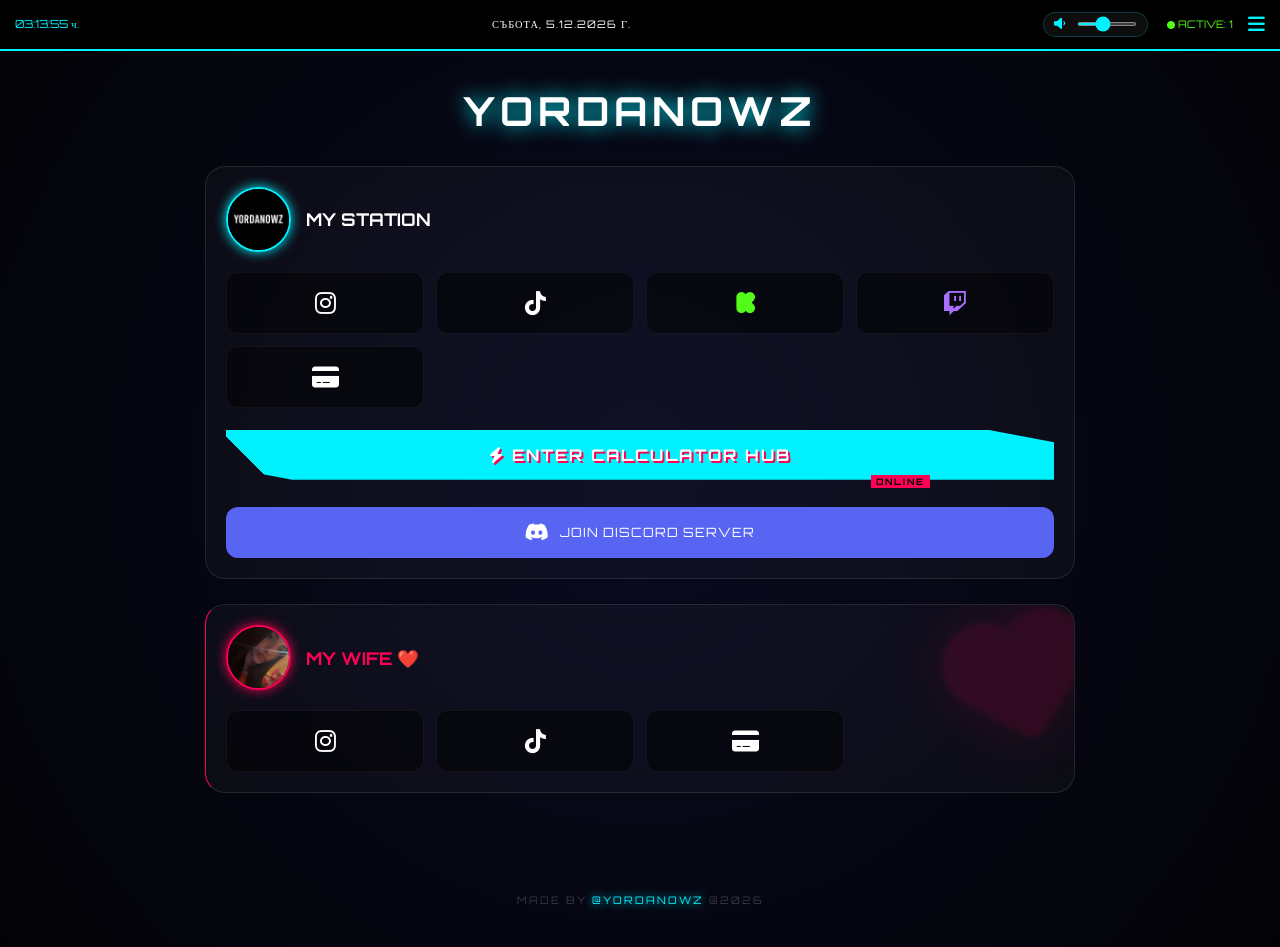
<file: index.html>
<!DOCTYPE html>
<html lang="bg">
<head>
    <meta charset="UTF-8">
    <meta name="viewport" content="width=device-width, initial-scale=1.0">
    <meta name="google-site-verification" content="JsCdbc1q5mlw63yd2u2cn0hs6jnzf2gljhr486u3dkgm2yJfEU" />

    <title>YORDANOWZ | HUB</title>

    <script type="application/ld+json">
    {
      "@context": "https://schema.org",
      "@type": "Person",
      "name": "yordanowz",
      "url": "https://yordanowz.com/",
      "image": "https://yordanowz.com/logo.png",
      "sameAs": [
        "https://www.instagram.com/y.yordanowz/",
        "https://www.tiktok.com/@yordanowz",
        "https://www.youtube.com/@yordanowz",
        "https://kick.com/yordanowz",
        "https://www.twitch.tv/yordanowz",
        "https://discord.gg/rQr8wPthWV",
        "https://revolut.me/yordanowzz"
      ]
    }
    </script>
    
    <link rel="icon" type="image/x-icon" href="favicon.ico?v=1" />
    <link rel="icon" type="image/png" sizes="32x32" href="favicon-32.png?v=1" />
    <link rel="icon" type="image/png" sizes="192x192" href="icon-192.png?v=1" />
    <link rel="apple-touch-icon" href="apple-touch-icon.png?v=1" />

    <link rel="preconnect" href="https://fonts.googleapis.com">
    <link rel="preconnect" href="https://fonts.gstatic.com" crossorigin>

    <meta name="description" content="Yordanowz Social." />
    <link rel="canonical" href="https://yordanowz.com/">
    <meta name="robots" content="index,follow,max-image-preview:large" />
    <meta name="theme-color" content="#0b0d12" />
    <meta name="referrer" content="strict-origin-when-cross-origin" />

    <meta property="og:type" content="website" />
    <meta property="og:url" content="https://yordanowz.com/" />
    <meta property="og:title" content="yordanowz" />
    <meta property="og:description" content="TikTok, YouTube, Instagram, Twitch, Kick, Discord, Revolut." />
    <meta property="og:image" content="https://yordanowz.com/logo.png" />
    
    <link href="https://fonts.googleapis.com/css2?family=Orbitron:wght@700&family=Rajdhani:wght@500&display=swap" rel="stylesheet">
    <link rel="stylesheet" href="https://cdnjs.cloudflare.com/ajax/libs/font-awesome/6.5.1/css/all.min.css">
    <style>
        :root {
            --blue: #00f2ff;
            --pink: #ff0055;
            --discord: #5865F2;
            --bg: #030307;
            --kick: #53fc18;
        }

        * { margin: 0; padding: 0; box-sizing: border-box; -webkit-tap-highlight-color: transparent; }
        
        body {
            background: radial-gradient(circle at center, #0a0a20 0%, #030307 100%);
            color: white;
            font-family: 'Rajdhani', sans-serif;
            min-height: 100vh;
            overflow-x: hidden;
            display: flex;
            flex-direction: column;
        }

        /* TOP BAR */
        .top-bar {
            display: flex;
            justify-content: space-between;
            align-items: center;
            padding: 12px 15px;
            background: rgba(0,0,0,0.95);
            border-bottom: 2px solid var(--blue);
            font-family: 'Orbitron';
            position: sticky; top: 0; z-index: 1000;
        }

        #time { font-size: 0.7rem; color: var(--blue); min-width: 65px; }
        .center-date { font-size: 0.65rem; text-align: center; text-transform: uppercase; flex-grow: 1; letter-spacing: 1px; }
        
        /* VOLUME CONTROL */
        .volume-wrap {
            display: flex;
            align-items: center;
            gap: 8px;
            margin-right: 10px;
            background: rgba(255,255,255,0.05);
            padding: 5px 10px;
            border-radius: 20px;
            border: 1px solid rgba(0, 242, 255, 0.2);
        }
        .volume-wrap i { font-size: 0.8rem; color: var(--blue); width: 15px; }
        #volume-slider {
            width: 60px;
            height: 4px;
            cursor: pointer;
            accent-color: var(--blue);
            outline: none;
        }

        #active-users { font-size: 0.65rem; color: #53fc18; white-space: nowrap; min-width: 75px; text-align: right; }
        .menu-dots { color: var(--blue); font-size: 1.2rem; cursor: pointer; padding-left: 15px; }

        /* SIDE MENU */
        .side-menu {
            position: fixed; top: 0; right: -300px; width: 260px; height: 100%;
            background: rgba(5, 5, 15, 0.98); border-left: 2px solid var(--blue);
            z-index: 2000; transition: 0.4s cubic-bezier(0.4, 0, 0.2, 1); padding: 50px 20px;
        }
        .side-menu.active { right: 0; }
        .overlay { position: fixed; inset: 0; background: rgba(0,0,0,0.8); display: none; z-index: 1500; backdrop-filter: blur(3px); }
        .overlay.active { display: block; }

        .menu-link {
            color: white; text-decoration: none; font-family: 'Orbitron';
            padding: 15px; margin: 10px 0; display: flex; align-items: center; gap: 10px;
            border-bottom: 1px solid rgba(255,255,255,0.05); transition: 0.3s;
        }
        .menu-link:hover { color: var(--blue); padding-left: 25px; }

        /* MAIN HUB */
        .main-hub { max-width: 900px; margin: 20px auto; padding: 15px; width: 100%; flex-grow: 1; }
        .hub-title { font-family: 'Orbitron'; font-size: 2.5rem; letter-spacing: 5px; text-shadow: 0 0 20px var(--blue); margin-bottom: 30px; text-align: center; }

        .glass-container {
            position: relative; background: rgba(255,255,255,0.03); border-radius: 20px;
            padding: 20px; width: 100%; margin-bottom: 25px; border-left: 5px solid var(--blue);
            backdrop-filter: blur(10px); border: 1px solid rgba(255,255,255,0.1);
            overflow: hidden;
        }
        .wife-container { border-left-color: var(--pink); }

        .profile-header { display: flex; align-items: center; gap: 15px; margin-bottom: 20px; position: relative; z-index: 2; }
        .p-pic { width: 65px; height: 65px; border-radius: 50%; border: 2px solid var(--blue); box-shadow: 0 0 12px var(--blue); object-fit: cover; }
        .wife-pic { border-color: var(--pink); box-shadow: 0 0 12px var(--pink); }

        /* BIG NEON HEART */
        .big-neon-heart {
            position: absolute; right: -20px; top: -10px; font-size: 9rem; color: var(--pink);
            opacity: 0.15; filter: blur(2px) drop-shadow(0 0 30px var(--pink));
            transform: rotate(-15deg); animation: heartPulse 2s infinite ease-in-out;
            pointer-events: none; z-index: 1;
        }

        @keyframes heartPulse {
            0%, 100% { transform: scale(1) rotate(-15deg); opacity: 0.15; }
            50% { transform: scale(1.1) rotate(-10deg); opacity: 0.3; }
        }

        .cosmic-grid { 
            display: grid; 
            grid-template-columns: repeat(4, 1fr); 
            gap: 12px; width: 100%; 
            position: relative; z-index: 2;
        }
        
        .card { 
            background: rgba(0,0,0,0.5); padding: 18px 5px; border-radius: 12px; 
            text-align: center; font-size: 1.5rem; color: white; text-decoration: none; 
            border: 1px solid rgba(255,255,255,0.05); transition: 0.3s;
            display: flex; align-items: center; justify-content: center;
        }
        .card:hover { transform: translateY(-3px); border-color: var(--blue); box-shadow: 0 0 15px var(--blue); }
        .wife-container .card:hover { border-color: var(--pink); box-shadow: 0 0 15px var(--pink); }

        /* --- CYBER BUTTON (ENTER GAMING ZONE) --- */
        .gaming-link-wrap {
            grid-column: 1 / -1;
            margin: 10px 0;
            display: flex;
            justify-content: center;
        }

        .cyber-btn {
            --primary: var(--blue);
            --secondary: var(--pink);
            font-family: 'Orbitron', sans-serif;
            text-decoration: none;
            text-transform: uppercase;
            color: #fff;
            cursor: pointer;
            position: relative;
            padding: 15px 40px;
            background: transparent;
            display: inline-block;
            transition: 0.3s;
            letter-spacing: 2px;
            width: 100%;
            text-align: center;
            border: none;
        }

        .cyber-btn::before {
            content: '';
            position: absolute;
            top: 0; left: 0; bottom: 0; right: 0;
            background: linear-gradient(45deg, transparent 5%, var(--primary) 5%);
            box-shadow: 4px 0px 0px var(--secondary);
            clip-path: polygon(92% 0, 100% 25%, 100% 100%, 8% 100%, 0% 75%, 0 0);
            z-index: -1;
        }

        .cyber-btn:hover {
            filter: drop-shadow(0 0 15px var(--blue));
            transform: scale(1.02);
        }

        .cyber-btn:hover::after {
            content: '';
            position: absolute;
            top: 0; left: 0; width: 100%; height: 100%;
            background: var(--blue);
            opacity: 0.1;
            animation: glitch-anim 0.2s infinite;
        }

        @keyframes glitch-anim {
            0% { transform: translate(2px, -2px); }
            50% { transform: translate(-2px, 2px); }
            100% { transform: translate(0); }
        }

        .cyber-btn__text {
            font-weight: 700;
            font-size: 1rem;
            text-shadow: 2px 2px var(--secondary);
        }

        .cyber-btn__tag {
            position: absolute;
            padding: 2px 5px;
            bottom: -8px;
            right: 15%;
            font-size: 9px;
            background: var(--secondary);
            color: #000;
            font-weight: bold;
            line-height: 1;
        }

        .discord-btn {
            grid-column: 1 / -1; background: var(--discord); color: white; padding: 16px;
            border-radius: 12px; text-decoration: none; font-family: 'Orbitron';
            text-align: center; font-size: 0.8rem; display: flex; align-items: center; justify-content: center; gap: 10px; margin-top: 5px;
            transition: 0.3s;
            text-transform: uppercase;
            letter-spacing: 1px;
        }
        .discord-btn:hover { box-shadow: 0 0 20px var(--discord); filter: brightness(1.1); transform: scale(1.02); }

        footer { 
            text-align: center; padding: 40px 20px; color: rgba(255,255,255,0.2); 
            font-family: 'Orbitron'; font-size: 0.65rem; letter-spacing: 2px;
        }
        .f-name { color: var(--blue); text-shadow: 0 0 10px var(--blue); }

        @keyframes blink { 0%, 100% { opacity: 1; } 50% { opacity: 0.3; } }
    </style>
</head>
<body>

    <div class="overlay" id="overlay" onclick="toggleMenu()"></div>

    <nav class="side-menu" id="sideMenu">
        <a href="index.html" class="menu-link"><i class="fas fa-home"></i> HOME</a>
        <a href="games.html" class="menu-link"><i class="fas fa-gamepad"></i> GAMES</a>
        <a href="settings.html" class="menu-link"><i class="fas fa-user-gear"></i> SETTINGS</a>
    </nav>

    <div class="top-bar">
        <div id="time">00:00:00</div>
        
        <div class="center-date" id="full-date">LOADING...</div>

        <div class="volume-wrap">
            <i class="fas fa-volume-up" id="vol-icon"></i>
            <input type="range" id="volume-slider" min="0" max="1" step="0.01" value="0.4">
        </div>

        <div id="active-users">
            <i class="fas fa-circle" style="font-size: 0.5rem; animation: blink 1s infinite;"></i> ACTIVE: 1
        </div>
        <div class="menu-dots" onclick="toggleMenu()"><i class="fas fa-bars"></i></div>
    </div>

    <main class="main-hub">
        <h1 class="hub-title">YORDANOWZ</h1>

        <div class="glass-container">
            <div class="profile-header">
                <img src="logo.png" class="p-pic" alt="User">
                <h2 style="font-family:'Orbitron'; font-size: 1.1rem;">MY STATION</h2>
            </div>
            <div class="cosmic-grid">
                <a href="https://www.instagram.com/y.yordanowz/" target="_blank" rel="noopener noreferrer" class="card"><i class="fab fa-instagram"></i></a>
                <a href="https://www.tiktok.com/@yordanowz" target="_blank" rel="noopener noreferrer" class="card"><i class="fab fa-tiktok"></i></a>
                <a href="https://kick.com/yordanowz" target="_blank" rel="noopener noreferrer" class="card" style="color:#53fc18;"><i class="fab fa-kickstarter-k"></i></a>
                <a href="https://www.twitch.tv/yordanowz" target="_blank" rel="noopener noreferrer" class="card" style="color:#a970ff;"><i class="fab fa-twitch"></i></a>
                <a href="https://revolut.me/yordanowzz" target="_blank" rel="noopener noreferrer" class="card"><i class="fas fa-credit-card"></i></a>
                
                <div class="gaming-link-wrap">
                    <a href="https://yordanow.online/" target="_blank" rel="noopener noreferrer" class="cyber-btn">
                        <span class="cyber-btn__text"><i class="fas fa-bolt"></i> ENTER CALCULATOR HUB</span>
                        <span class="cyber-btn__tag">ONLINE</span>
                    </a>
                </div>

                <a href="https://discord.gg/uMHTs76NYR" target="_blank" rel="noopener noreferrer" class="discord-btn">
                    <i class="fab fa-discord" style="font-size: 1.2rem;"></i> JOIN DISCORD SERVER
                </a>
            </div>
        </div>

        <div class="glass-container wife-container">
            <div class="big-neon-heart"><i class="fas fa-heart"></i></div>
            <div class="profile-header">
                <img src="wife-photo.jpg" class="p-pic wife-pic" alt="Wife">
                <h2 style="color: var(--pink); font-family:'Orbitron'; font-size: 1.1rem;">MY WIFE ❤️</h2>
            </div>
            <div class="cosmic-grid">
                <a href="https://www.instagram.com/l.m__777_/" target="_blank" rel="noopener noreferrer" class="card"><i class="fab fa-instagram"></i></a>
                <a href="https://www.tiktok.com/@19l.m_777_14" target="_blank" rel="noopener noreferrer" class="card"><i class="fab fa-tiktok"></i></a>
                <a href="https://revolut.me/lidiaml3sf" target="_blank" rel="noopener noreferrer" class="card"><i class="fas fa-credit-card"></i></a> 
            </div>
        </div>
    </main>

    <footer>
        MADE BY <span class="f-name">@YORDANOWZ</span> @2026
    </footer>

    <script>
        function toggleMenu() {
            document.getElementById('sideMenu').classList.toggle('active');
            document.getElementById('overlay').classList.toggle('active');
        }

        function updateClock() {
            const now = new Date();
            document.getElementById('time').innerText = now.toLocaleTimeString('bg-BG');
            const options = { weekday: 'long', year: 'numeric', month: 'numeric', day: 'numeric' };
            document.getElementById('full-date').innerText = now.toLocaleDateString('bg-BG', options).toUpperCase();
            
            const b = localStorage.getItem('primaryColor');
            const p = localStorage.getItem('secondaryColor');
            if(b) document.documentElement.style.setProperty('--blue', b);
            if(p) document.documentElement.style.setProperty('--pink', p);
        }

        // --- МУЗИКАЛЕН ПЛЕЙЪР С VOLUME КОНТРОЛ ---
        (function() {
            const playlist = ['gg.mp3', 'lm.mp3', 'ff.mp3'];
            const volSlider = document.getElementById('volume-slider');
            const volIcon = document.getElementById('vol-icon');

            const savedVol = localStorage.getItem('siteVolume') || 0.4;
            volSlider.value = savedVol;

            function updateVolIcon(val) {
                if(val == 0) volIcon.className = "fas fa-volume-mute";
                else if(val < 0.5) volIcon.className = "fas fa-volume-down";
                else volIcon.className = "fas fa-volume-up";
            }
            updateVolIcon(savedVol);

            function playTrack() {
                if (!window.myAudio) {
                    window.myAudio = new Audio();
                }

                const randomIndex = Math.floor(Math.random() * playlist.length);
                window.myAudio.src = playlist[randomIndex];
                window.myAudio.volume = volSlider.value;

                window.myAudio.play().catch(e => console.log("Waiting for click..."));

                window.myAudio.onended = () => playTrack();
            }

            volSlider.addEventListener('input', (e) => {
                const val = e.target.value;
                if(window.myAudio) window.myAudio.volume = val;
                updateVolIcon(val);
                localStorage.setItem('siteVolume', val);
            });

            function initAudio() {
                if (!window.myAudio || window.myAudio.paused) {
                    playTrack();
                }
                window.removeEventListener('mousedown', initAudio);
                window.removeEventListener('touchstart', initAudio);
            }

            window.addEventListener('mousedown', initAudio);
            window.addEventListener('touchstart', initAudio);
        })();

        setInterval(updateClock, 1000);
        updateClock();
    </script>
</body>
</html>
</file>
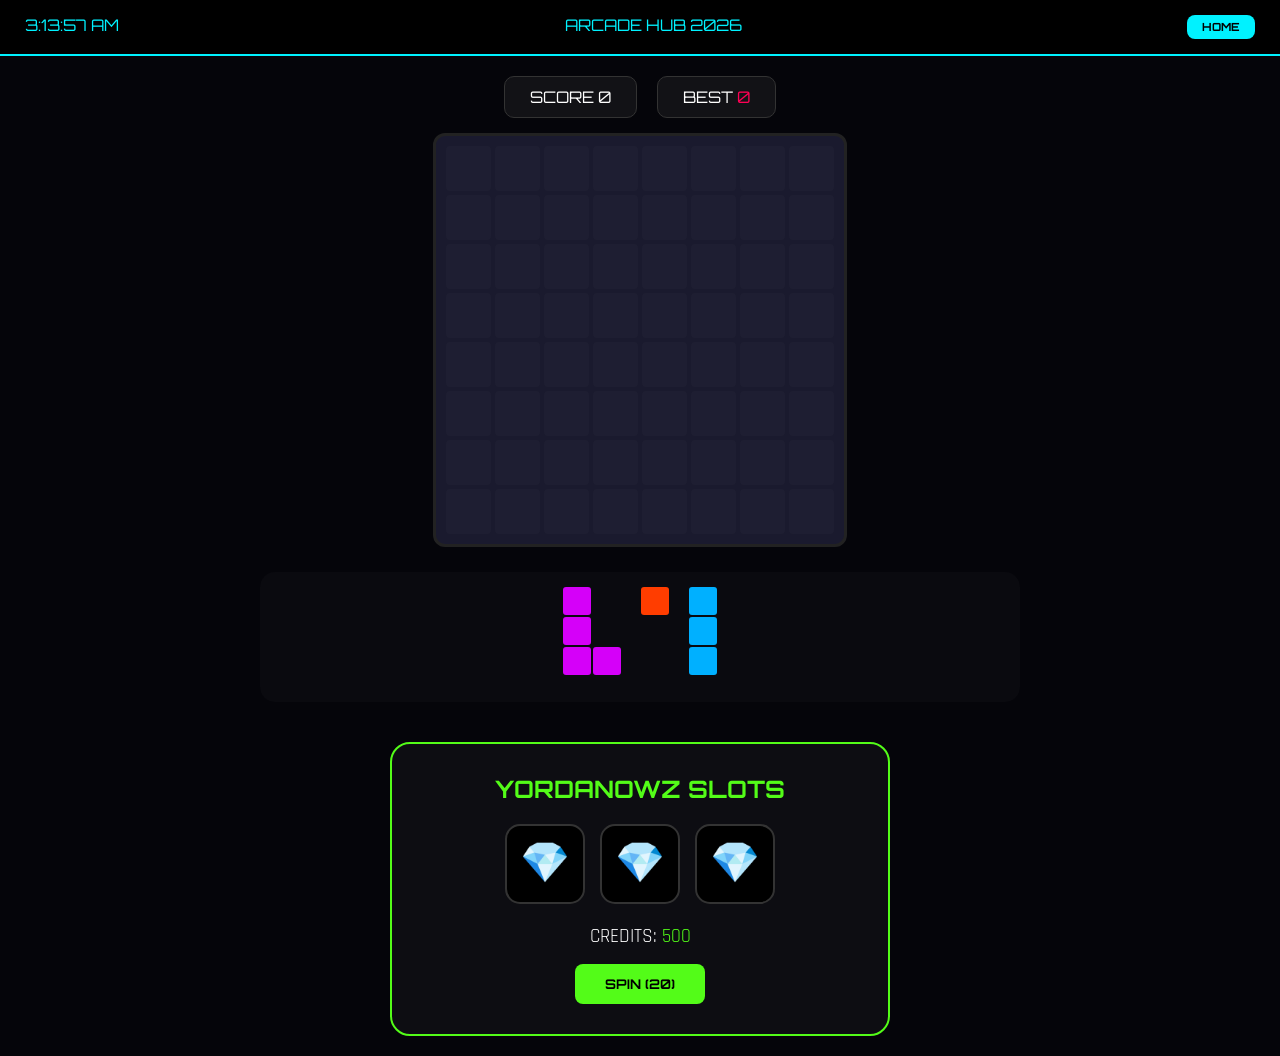
<file: game1.html>
<!DOCTYPE html>
<html lang="bg">
<head>
    <meta charset="UTF-8">
    <title>ARCADE HUB | YORDANOWZ</title>
    <link href="https://fonts.googleapis.com/css2?family=Orbitron:wght@700&family=Rajdhani:wght@500&display=swap" rel="stylesheet">
    <link rel="stylesheet" href="https://cdnjs.cloudflare.com/ajax/libs/font-awesome/6.5.1/css/all.min.css">
    <style>
        :root { --blue: #00f2ff; --pink: #ff0055; --kick: #53fc18; --bg: #05050a; }
        * { margin:0; padding:0; box-sizing:border-box; user-select: none; }
        body { background: var(--bg); color: white; font-family: 'Rajdhani', sans-serif; overflow-x: hidden; display: flex; flex-direction: column; align-items: center; }

        /* HEADER */
        .top-bar { display: flex; justify-content: space-between; padding: 15px 25px; background: #000; border-bottom: 2px solid var(--blue); font-family: 'Orbitron'; color: var(--blue); width: 100%; position: sticky; top: 0; z-index: 100; }

        .main-container { max-width: 800px; width: 100%; padding: 20px; display: flex; flex-direction: column; align-items: center; gap: 40px; }

        /* BLOCK BLAST */
        .game-section { display: flex; flex-direction: column; align-items: center; width: 100%; }
        .stats-row { display: flex; gap: 20px; margin-bottom: 15px; font-family: 'Orbitron'; }
        .stat-card { background: rgba(255,255,255,0.05); padding: 10px 25px; border-radius: 10px; border: 1px solid #333; text-align: center; }
        .grid-8x8 { display: grid; grid-template-columns: repeat(8, 45px); grid-template-rows: repeat(8, 45px); gap: 4px; background: #1a1a2e; padding: 10px; border-radius: 12px; border: 3px solid #222; }
        .cell { width: 45px; height: 45px; background: rgba(255,255,255,0.02); border-radius: 4px; }
        .cell.occupied { border: 1px solid rgba(255,255,255,0.3); }
        .cell.preview { background: rgba(255,255,255,0.15) !important; border: 1px dashed white; }
        .tray { display: flex; justify-content: center; gap: 20px; margin-top: 25px; min-height: 130px; background: rgba(255,255,255,0.02); border-radius: 15px; padding: 15px; width: 100%; }
        .piece { cursor: grab; display: grid; gap: 2px; }
        .p-cell { width: 28px; height: 28px; border-radius: 3px; }

        /* SLOTS SECTION */
        .slots-section { background: rgba(255,255,255,0.03); border: 2px solid var(--kick); border-radius: 20px; padding: 30px; width: 100%; max-width: 500px; text-align: center; }
        .slot-row { display: flex; justify-content: center; gap: 15px; margin: 20px 0; }
        .slot-box { width: 80px; height: 80px; background: #000; border: 2px solid #333; border-radius: 15px; display: flex; align-items: center; justify-content: center; font-size: 2.5rem; }

        /* OVERLAYS */
        #jackpot-overlay { position: fixed; inset: 0; background: rgba(0,0,0,0.95); display: none; flex-direction: column; align-items: center; justify-content: center; z-index: 2000; }
        .jackpot-text { font-family: 'Orbitron'; font-size: 5rem; color: #ffcc00; text-shadow: 0 0 40px #ffcc00; animation: pulse 0.5s infinite alternate; }
        @keyframes pulse { from { transform: scale(1); } to { transform: scale(1.1); } }

        #gameover { position: fixed; inset: 0; background: rgba(0,0,0,0.95); display: none; flex-direction: column; align-items: center; justify-content: center; z-index: 1000; text-align: center; }
        .btn { background: var(--blue); color: #000; border: none; padding: 12px 30px; font-family: 'Orbitron'; font-weight: bold; border-radius: 8px; cursor: pointer; transition: 0.3s; text-decoration: none; }
    </style>
</head>
<body>

<div id="jackpot-overlay">
    <div class="jackpot-text">JACKPOT!</div>
    <h1 style="color:var(--kick); margin-top:20px">+1000 CREDITS</h1>
    <p style="margin-top:10px; color:#ccc;">(Closing in 3s...)</p>
</div>

<div id="gameover">
    <h1 style="font-family:'Orbitron'; font-size:4rem; color:var(--pink)">GAME OVER</h1>
    <p style="font-size:1.5rem">SCORE: <span id="final-score">0</span></p>
    <button class="btn" onclick="location.reload()" style="margin-top:20px">RETRY</button>
</div>

<div class="top-bar">
    <div id="clock">00:00:00</div>
    <div style="font-family:'Orbitron'">ARCADE HUB 2026</div>
    <a href="index.html" class="btn" style="padding: 5px 15px; font-size: 0.7rem;">HOME</a>
</div>

<div class="main-container">
    <div class="game-section">
        <div class="stats-row">
            <div class="stat-card">SCORE <span id="score">0</span></div>
            <div class="stat-card">BEST <span id="best" style="color:var(--pink)">0</span></div>
        </div>
        <div class="grid-8x8" id="grid"></div>
        <div class="tray" id="tray"></div>
    </div>

    <div class="slots-section">
        <h2 style="font-family:'Orbitron'; color:var(--kick)">YORDANOWZ SLOTS</h2>
        <div class="slot-row">
            <div id="s1" class="slot-box">💎</div>
            <div id="s2" class="slot-box">💎</div>
            <div id="s3" class="slot-box">💎</div>
        </div>
        <p style="font-size:1.2rem; margin-bottom:15px;">CREDITS: <span id="balance" style="color:var(--kick)">500</span></p>
        <button class="btn" style="background:var(--kick)" onclick="spin()">SPIN (20)</button>
    </div>
</div>

<script>

            // В началото на всяка страница (index и games)
const savedPrimary = localStorage.getItem('primaryColor');
const savedSecondary = localStorage.getItem('secondaryColor');

if (savedPrimary) {
    document.documentElement.style.setProperty('--blue', savedPrimary);
}
if (savedSecondary) {
    document.documentElement.style.setProperty('--pink', savedSecondary);
}
    let credits = parseInt(localStorage.getItem('userCredits')) || 1337;
    localStorage.setItem('userCredits', credits);
    let best = localStorage.getItem('bb_best_v3') || 0;
    let board = Array(64).fill(null);
    let trayShapes = [];
    const COLORS = ['#FF3D00', '#FFEA00', '#00E676', '#00B0FF', '#D500F9', '#FF0055'];
    const SHAPES = [
        { c: [[0,0]], color: COLORS[0] }, { c: [[0,0],[0,1]], color: COLORS[1] },
        { c: [[0,0],[1,0]], color: COLORS[1] }, { c: [[0,0],[0,1],[1,0],[1,1]], color: COLORS[2] },
        { c: [[0,0],[0,1],[0,2]], color: COLORS[3] }, { c: [[0,0],[1,0],[2,0]], color: COLORS[3] },
        { c: [[0,0],[1,0],[2,0],[2,1]], color: COLORS[4] }, { c: [[0,0],[0,1],[0,2],[1,1]], color: COLORS[5] }
    ];

    document.getElementById('best').innerText = best;
    const gridEl = document.getElementById('grid');
    const trayEl = document.getElementById('tray');

    for(let i=0; i<64; i++) {
        const cell = document.createElement('div');
        cell.className = 'cell';
        gridEl.appendChild(cell);
    }

    function spawnPieces() {
        trayEl.innerHTML = ''; trayShapes = [];
        for(let i=0; i<3; i++) {
            const s = SHAPES[Math.floor(Math.random()*SHAPES.length)];
            trayShapes.push(s);
            const p = createPiece(s, i);
            trayEl.appendChild(p);
        }
        setTimeout(checkGameOver, 200);
    }

    function createPiece(shape, id) {
        const el = document.createElement('div');
        el.className = 'piece'; el.draggable = true; el.dataset.id = id;
        const r = Math.max(...shape.c.map(p => p[0])) + 1;
        const c = Math.max(...shape.c.map(p => p[1])) + 1;
        el.style.gridTemplateRows = `repeat(${r}, 28px)`;
        el.style.gridTemplateColumns = `repeat(${c}, 28px)`;
        shape.c.forEach(p => {
            const d = document.createElement('div'); d.className = 'p-cell';
            d.style.backgroundColor = shape.color; d.style.gridArea = `${p[0]+1} / ${p[1]+1}`; el.appendChild(d);
        });
        el.ondragstart = (e) => { e.dataTransfer.setData('pid', id); el.style.opacity = '0.3'; };
        el.ondragend = () => { el.style.opacity = '1'; clearPreview(); };
        return el;
    }

    gridEl.ondragover = (e) => {
        e.preventDefault(); clearPreview();
        const target = document.elementFromPoint(e.clientX, e.clientY);
        const idx = Array.from(gridEl.children).indexOf(target);
        const pid = document.querySelector('.piece[style*="opacity: 0.3"]')?.dataset.id;
        if(idx !== -1 && pid !== undefined) {
            const shape = trayShapes[pid];
            const r = Math.floor(idx/8), c = idx%8;
            if(canPlace(shape.c, r, c)) {
                shape.c.forEach(p => {
                    const tidx = (r+p[0])*8 + (c+p[1]);
                    if(tidx < 64) gridEl.children[tidx].classList.add('preview');
                });
            }
        }
    };

    gridEl.ondrop = (e) => {
        e.preventDefault();
        const pid = e.dataTransfer.getData('pid');
        const target = document.elementFromPoint(e.clientX, e.clientY);
        const idx = Array.from(gridEl.children).indexOf(target);
        if(idx !== -1 && pid !== "") {
            const shape = trayShapes[pid];
            const r = Math.floor(idx/8), c = idx%8;
            if(canPlace(shape.c, r, c)) {
                shape.c.forEach(p => {
                    const tidx = (r+p[0])*8 + (c+p[1]);
                    board[tidx] = shape.color;
                    gridEl.children[tidx].style.backgroundColor = shape.color;
                    gridEl.children[tidx].classList.add('occupied');
                });
                score += shape.c.length * 10;
                document.querySelector(`.piece[data-id="${pid}"]`).remove();
                trayShapes[pid] = null;
                checkLines();
                if(trayShapes.every(s => s === null)) spawnPieces();
                else updateScore();
            }
        }
    };

    function canPlace(coords, r, c) {
        return coords.every(p => {
            const nr = r + p[0], nc = c + p[1];
            return nr >= 0 && nr < 8 && nc >= 0 && nc < 8 && !board[nr * 8 + nc];
        });
    }

    function checkLines() {
        let rs = [], cs = [];
        for(let i=0; i<8; i++) {
            if(board.slice(i*8, i*8+8).every(v=>v)) rs.push(i);
            let col = true; for(let j=0; j<8; j++) if(!board[j*8+i]) col = false;
            if(col) cs.push(i);
        }
        rs.forEach(r => { for(let c=0; c<8; c++) clearCell(r*8+c); score += 100; });
        cs.forEach(c => { for(let r=0; r<8; r++) clearCell(r*8+c); score += 100; });
        updateScore();
    }

    function clearCell(idx) { board[idx] = null; gridEl.children[idx].style.backgroundColor = ''; gridEl.children[idx].classList.remove('occupied'); }
    function clearPreview() { Array.from(gridEl.children).forEach(c => c.classList.remove('preview')); }
    
    function updateScore() {
        document.getElementById('score').innerText = score;
        if(score > best) { best = score; localStorage.setItem('bb_best_v3', best); document.getElementById('best').innerText = best; }
        checkGameOver();
    }

    function checkGameOver() {
        const available = trayShapes.filter(s => s !== null);
        if(available.length === 0) return;
        let possible = false;
        available.forEach(s => { for(let i=0; i<64; i++) if(canPlace(s.c, Math.floor(i/8), i%8)) possible = true; });
        if(!possible) { document.getElementById('final-score').innerText = score; document.getElementById('gameover').style.display = 'flex'; }
    }

    // --- SLOTS (JACKPOT 1000) ---
    function spin() {
        if(credits < 20) return alert("No credits!");
        credits -= 20; document.getElementById('balance').innerText = credits;
        
        const symbols = ['💎','💰','🔥','🍒','🔔','🃏'];
        const r = [symbols[Math.floor(Math.random()*symbols.length)], symbols[Math.floor(Math.random()*symbols.length)], symbols[Math.floor(Math.random()*symbols.length)]];
        
        document.getElementById('s1').innerText = r[0];
        document.getElementById('s2').innerText = r[1];
        document.getElementById('s3').innerText = r[2];

        if(r[0] === r[1] && r[1] === r[2]) {
            credits += 1000;
            document.getElementById('balance').innerText = credits;
            const ov = document.getElementById('jackpot-overlay');
            ov.style.display = 'flex';
            setTimeout(() => { ov.style.display = 'none'; }, 3000);
        }
    }

    setInterval(() => { document.getElementById('clock').innerText = new Date().toLocaleTimeString(); }, 1000);
    spawnPieces();
</script>
</body>
</html>
</file>
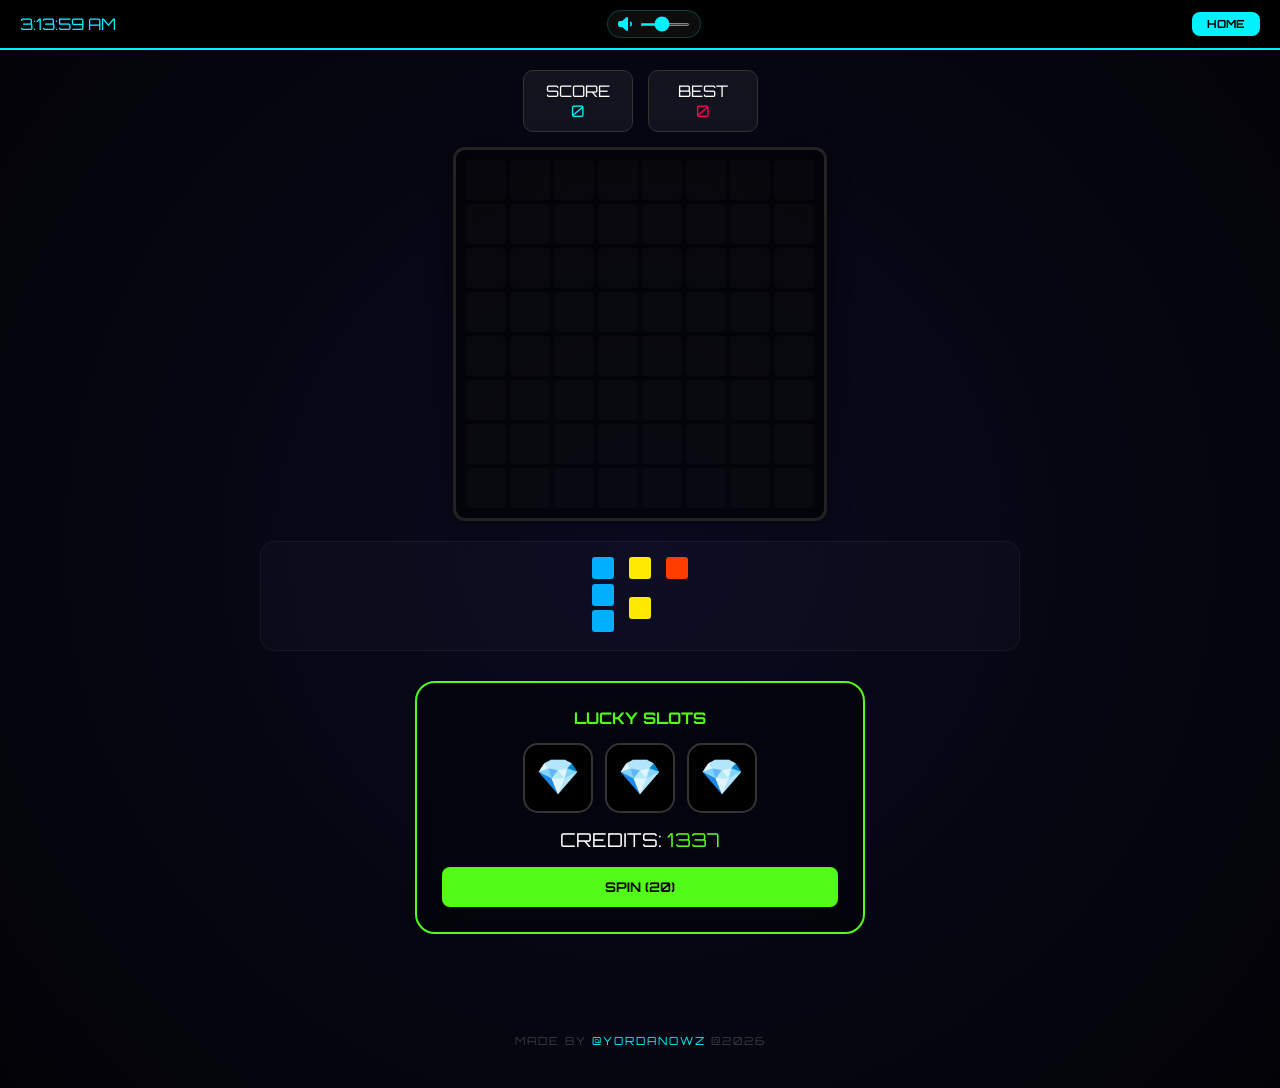
<file: games.html>
<!DOCTYPE html>
<html lang="bg">
<head>
    <meta charset="UTF-8">
    <meta name="viewport" content="width=device-width, initial-scale=1.0, maximum-scale=5.0">
    <title>ARCADE HUB | YORDANOWZ</title>
    <link href="https://fonts.googleapis.com/css2?family=Orbitron:wght@700&family=Rajdhani:wght@500&display=swap" rel="stylesheet">
    <link rel="stylesheet" href="https://cdnjs.cloudflare.com/ajax/libs/font-awesome/6.5.1/css/all.min.css">
    <style>
        :root { --blue: #00f2ff; --pink: #ff0055; --kick: #53fc18; --bg: #05050a; }
        * { margin:0; padding:0; box-sizing:border-box; -webkit-tap-highlight-color: transparent; }
        
        body { 
            background: radial-gradient(circle at center, #0a0a20 0%, #030307 100%); 
            color: white; font-family: 'Rajdhani', sans-serif; 
            overflow-x: hidden; 
            display: flex; flex-direction: column; align-items: center; min-height: 100vh;
            /* Премахнато touch-action: none от тук, за да работи скрола */
        }

        .top-bar { 
            display: flex; justify-content: space-between; align-items: center; 
            padding: 10px 20px; background: #000; border-bottom: 2px solid var(--blue); 
            font-family: 'Orbitron'; color: var(--blue); width: 100%; position: sticky; top: 0; z-index: 100; 
        }

        .volume-wrap {
            display: flex; align-items: center; gap: 8px;
            background: rgba(255,255,255,0.05); padding: 5px 10px;
            border-radius: 20px; border: 1px solid rgba(0, 242, 255, 0.2);
        }
        #volume-slider { width: 50px; height: 3px; cursor: pointer; accent-color: var(--blue); }

        .main-container { max-width: 800px; width: 100%; padding: 20px; display: flex; flex-direction: column; align-items: center; gap: 30px; flex-grow: 1; }

        .game-section { display: flex; flex-direction: column; align-items: center; width: 100%; }
        .stats-row { display: flex; gap: 15px; margin-bottom: 15px; font-family: 'Orbitron'; }
        .stat-card { background: rgba(255,255,255,0.05); padding: 10px 20px; border-radius: 10px; border: 1px solid #333; text-align: center; min-width: 110px; }
        
        /* touch-action: none само върху играта, за да не се мести страницата при драгване */
        .grid-8x8 { 
            display: grid; grid-template-columns: repeat(8, 40px); grid-template-rows: repeat(8, 40px); 
            gap: 4px; background: rgba(0,0,0,0.6); padding: 10px; border-radius: 12px; border: 3px solid #222; 
            box-shadow: 0 0 20px rgba(0,0,0,0.5); position: relative;
            touch-action: none;
        }
        .cell { width: 40px; height: 40px; background: rgba(255,255,255,0.02); border-radius: 4px; transition: 0.2s; }
        .cell.occupied { border: 1px solid rgba(255,255,255,0.3); }
        .cell.preview { background: rgba(255,255,255,0.2) !important; border: 1px dashed white; }
        
        .tray { 
            display: flex; justify-content: center; gap: 15px; margin-top: 20px; 
            min-height: 110px; background: rgba(255,255,255,0.02); border-radius: 15px; 
            padding: 15px; width: 100%; border: 1px solid rgba(255,255,255,0.05);
        }
        .piece { cursor: grab; display: grid; gap: 2px; z-index: 10; touch-action: none; }
        .p-cell { width: 22px; height: 22px; border-radius: 3px; pointer-events: none; }

        .slots-section { 
            background: rgba(0,0,0,0.4); border: 2px solid var(--kick); border-radius: 20px; 
            padding: 25px; width: 100%; max-width: 450px; text-align: center; 
            backdrop-filter: blur(10px); margin-bottom: 40px;
        }
        .slot-row { display: flex; justify-content: center; gap: 12px; margin: 15px 0; }
        .slot-box { 
            width: 70px; height: 70px; background: #000; border: 2px solid #333; 
            border-radius: 15px; display: flex; align-items: center; justify-content: center; 
            font-size: 2.2rem; transition: transform 0.1s;
        }

        #jackpot-overlay, #gameover { 
            position: fixed; inset: 0; background: rgba(0,0,0,0.95); 
            display: none; flex-direction: column; align-items: center; 
            justify-content: center; z-index: 2000; text-align: center; padding: 20px;
        }
        .jackpot-text { font-family: 'Orbitron'; font-size: 3.5rem; text-shadow: 0 0 30px currentColor; animation: pulse 0.5s infinite alternate; }
        @keyframes pulse { from { transform: scale(1); } to { transform: scale(1.05); } }

        .btn { 
            background: var(--blue); color: #000; border: none; padding: 12px 30px; 
            font-family: 'Orbitron'; font-weight: bold; border-radius: 8px; 
            cursor: pointer; transition: 0.3s; text-decoration: none; display: inline-block;
        }
        .btn:active { transform: scale(0.95); }

        footer { padding: 40px 30px; color: rgba(255,255,255,0.2); font-family: 'Orbitron'; font-size: 0.7rem; letter-spacing: 2px; }

        @media (max-width: 450px) {
            .grid-8x8 { grid-template-columns: repeat(8, 34px); grid-template-rows: repeat(8, 34px); gap: 2px; }
            .cell { width: 34px; height: 34px; }
            .slot-box { width: 60px; height: 60px; font-size: 1.8rem; }
        }
    </style>
</head>
<body>

<div id="jackpot-overlay">
    <div class="jackpot-text">WIN!</div>
    <h1 id="win-amount" style="color:var(--kick); margin-top:20px">+0 CREDITS</h1>
</div>

<div id="gameover">
    <h1 style="font-family:'Orbitron'; font-size:3rem; color:var(--pink)">GAME OVER</h1>
    <p style="font-size:1.5rem; margin: 15px 0;">SCORE: <span id="final-score">0</span></p>
    <button class="btn" onclick="location.reload()">RETRY</button>
</div>

<div class="top-bar">
    <div id="clock">00:00:00</div>
    <div class="volume-wrap">
        <i class="fas fa-volume-up" id="vol-icon"></i>
        <input type="range" id="volume-slider" min="0" max="1" step="0.01" value="0.4">
    </div>
    <a href="index.html" class="btn" style="padding: 5px 15px; font-size: 0.7rem;">HOME</a>
</div>

<div class="main-container">
    <div class="game-section">
        <div class="stats-row">
            <div class="stat-card">SCORE <br><span id="displayScore" style="color:var(--blue)">0</span></div>
            <div class="stat-card">BEST <br><span id="displayBest" style="color:var(--pink)">0</span></div>
        </div>
        <div id="grid" class="grid-8x8"></div>
        <div id="tray" class="tray"></div>
    </div>

    <div class="slots-section">
        <h2 style="font-family:'Orbitron'; color:var(--kick); font-size: 1rem;">LUCKY SLOTS</h2>
        <div class="slot-row">
            <div id="s1" class="slot-box">💎</div>
            <div id="s2" class="slot-box">💎</div>
            <div id="s3" class="slot-box">💎</div>
        </div>
        <p style="font-size:1.2rem; margin-bottom:15px; font-family: 'Orbitron';">CREDITS: <span id="balance" style="color:var(--kick)">500</span></p>
        <button class="btn" style="background:var(--kick); width: 100%;" onclick="spin()">SPIN (20)</button>
    </div>
</div>

<footer>
    MADE BY <span style="color: var(--blue);">@YORDANOWZ</span> @2026
</footer>

<script>
    // --- АУДИО МЕНИДЖЪР ---
    (function() {
        const playlist = ['gg.mp3', 'lm.mp3', 'ff.mp3'];
        const volSlider = document.getElementById('volume-slider');
        const volIcon = document.getElementById('vol-icon');

        const savedVol = localStorage.getItem('siteVolume') || 0.4;
        volSlider.value = savedVol;

        function updateVolIcon(val) {
            if(val == 0) volIcon.className = "fas fa-volume-mute";
            else if(val < 0.5) volIcon.className = "fas fa-volume-down";
            else volIcon.className = "fas fa-volume-up";
        }
        updateVolIcon(savedVol);

        function playTrack() {
            if (!window.myAudio) { window.myAudio = new Audio(); }
            const randomIndex = Math.floor(Math.random() * playlist.length);
            window.myAudio.src = playlist[randomIndex];
            window.myAudio.volume = volSlider.value;
            window.myAudio.play().catch(e => console.log("Waiting for interaction..."));
            window.myAudio.onended = () => playTrack();
        }

        volSlider.addEventListener('input', (e) => {
            const val = e.target.value;
            if(window.myAudio) window.myAudio.volume = val;
            updateVolIcon(val);
            localStorage.setItem('siteVolume', val);
        });

        window.initAudio = function() {
            if (!window.myAudio || window.myAudio.paused) {
                playTrack();
            }
            window.removeEventListener('mousedown', initAudio);
            window.removeEventListener('touchstart', initAudio);
            window.removeEventListener('keydown', initAudio);
        };

        window.addEventListener('mousedown', initAudio);
        window.addEventListener('touchstart', initAudio);
        window.addEventListener('keydown', initAudio);
    })();

    // --- ГЛОБАЛНИ ПРОМЕНЛИВИ ---
    let credits = parseInt(localStorage.getItem('userCredits')) || 500;
    let currentScore = 0;
    let savedBest = parseInt(localStorage.getItem('bb_best_v3')) || 0;
    let board = Array(64).fill(null);
    let trayShapes = [];
    let activePiece = null;
    let offsetX, offsetY;

    const COLORS = ['#FF3D00', '#FFEA00', '#00E676', '#00B0FF', '#D500F9', '#FF0055'];
    const SHAPES = [
        { c: [[0,0]], color: COLORS[0] }, 
        { c: [[0,0],[0,1]], color: COLORS[1] },
        { c: [[0,0],[1,0]], color: COLORS[1] }, 
        { c: [[0,0],[0,1],[1,0],[1,1]], color: COLORS[2] },
        { c: [[0,0],[0,1],[0,2]], color: COLORS[3] }, 
        { c: [[0,0],[1,0],[2,0]], color: COLORS[3] },
        { c: [[0,0],[1,0],[2,0],[2,1]], color: COLORS[4] }, 
        { c: [[0,0],[0,1],[0,2],[1,1]], color: COLORS[5] }
    ];

    const gridEl = document.getElementById('grid');
    const trayEl = document.getElementById('tray');

    for(let i=0; i<64; i++) {
        const cell = document.createElement('div');
        cell.className = 'cell';
        gridEl.appendChild(cell);
    }

    function spawnPieces() {
        trayEl.innerHTML = ''; 
        trayShapes = [];
        for(let i=0; i<3; i++) {
            const s = SHAPES[Math.floor(Math.random()*SHAPES.length)];
            trayShapes.push(s);
            trayEl.appendChild(createPiece(s, i));
        }
        setTimeout(checkGameOver, 200);
    }

    function createPiece(shape, id) {
        const el = document.createElement('div');
        el.className = 'piece'; 
        el.dataset.id = id;
        
        const r = Math.max(...shape.c.map(p => p[0])) + 1;
        const c = Math.max(...shape.c.map(p => p[1])) + 1;
        el.style.gridTemplateRows = `repeat(${r}, auto)`;
        el.style.gridTemplateColumns = `repeat(${c}, auto)`;
        
        shape.c.forEach(p => {
            const d = document.createElement('div'); 
            d.className = 'p-cell';
            d.style.backgroundColor = shape.color; 
            d.style.gridArea = `${p[0]+1} / ${p[1]+1}`; 
            el.appendChild(d);
        });

        const startDrag = (e) => {
            if(window.initAudio) window.initAudio();
            activePiece = el;
            const pos = (e.type === 'touchstart') ? e.touches[0] : e;
            const rect = el.getBoundingClientRect();
            offsetX = pos.clientX - rect.left;
            offsetY = pos.clientY - rect.top;
            
            el.style.position = 'fixed';
            el.style.width = rect.width + 'px';
            el.style.zIndex = '1000';
            el.style.pointerEvents = 'none';
            moveAt(pos.clientX, pos.clientY);
        };

        el.addEventListener('mousedown', startDrag);
        el.addEventListener('touchstart', startDrag, {passive: false});
        return el;
    }

    function moveAt(x, y) {
        if(!activePiece) return;
        activePiece.style.left = (x - offsetX) + 'px';
        activePiece.style.top = (y - offsetY) + 'px';

        clearPreview();
        const target = document.elementFromPoint(x, y);
        const idx = Array.from(gridEl.children).indexOf(target);
        if(idx !== -1) {
            const pid = activePiece.dataset.id;
            const shape = trayShapes[pid];
            const r = Math.floor(idx/8), c = idx%8;
            if(canPlace(shape.c, r, c)) {
                shape.c.forEach(p => {
                    const tidx = (r+p[0])*8 + (c+p[1]);
                    if(tidx < 64) gridEl.children[tidx].classList.add('preview');
                });
            }
        }
    }

    const onMove = (e) => {
        if(!activePiece) return;
        const pos = (e.type === 'touchmove') ? e.touches[0] : e;
        moveAt(pos.clientX, pos.clientY);
        if(e.type === 'touchmove') e.preventDefault();
    };

    const onEnd = (e) => {
        if(!activePiece) return;
        const pos = (e.type === 'touchend') ? e.changedTouches[0] : e;
        const target = document.elementFromPoint(pos.clientX, pos.clientY);
        const idx = Array.from(gridEl.children).indexOf(target);
        const pid = activePiece.dataset.id;
        const shape = trayShapes[pid];

        let placed = false;
        if(idx !== -1 && shape) {
            const r = Math.floor(idx/8), c = idx%8;
            if(canPlace(shape.c, r, c)) {
                shape.c.forEach(p => {
                    const tidx = (r+p[0])*8 + (c+p[1]);
                    board[tidx] = shape.color;
                    gridEl.children[tidx].style.backgroundColor = shape.color;
                    gridEl.children[tidx].classList.add('occupied');
                });
                currentScore += shape.c.length * 10;
                activePiece.remove();
                trayShapes[pid] = null;
                placed = true;
                checkLines();
                if(trayShapes.every(s => s === null)) spawnPieces();
                else updateScoreUI();
            }
        }

        if(!placed) {
            activePiece.style.position = 'static';
            activePiece.style.width = 'auto';
            activePiece.style.pointerEvents = 'auto';
        }
        
        clearPreview();
        activePiece = null;
    };

    window.addEventListener('mousemove', onMove);
    window.addEventListener('touchmove', onMove, {passive: false});
    window.addEventListener('mouseup', onEnd);
    window.addEventListener('touchend', onEnd);

    function canPlace(coords, r, c) {
        return coords.every(p => {
            const nr = r + p[0], nc = c + p[1];
            return nr >= 0 && nr < 8 && nc >= 0 && nc < 8 && !board[nr * 8 + nc];
        });
    }

    function checkLines() {
        let rs = [], cs = [];
        for(let i=0; i<8; i++) {
            if(board.slice(i*8, i*8+8).every(v=>v)) rs.push(i);
            let col = true; for(let j=0; j<8; j++) if(!board[j*8+i]) col = false;
            if(col) cs.push(i);
        }
        rs.forEach(r => { for(let c=0; c<8; c++) clearCell(r*8+c); currentScore += 100; });
        cs.forEach(c => { for(let r=0; r<8; r++) clearCell(r*8+c); currentScore += 100; });
        updateScoreUI();
    }

    function clearCell(idx) { board[idx] = null; gridEl.children[idx].style.backgroundColor = ''; gridEl.children[idx].classList.remove('occupied'); }
    function clearPreview() { Array.from(gridEl.children).forEach(c => c.classList.remove('preview')); }
    
    function updateScoreUI() {
        document.getElementById('displayScore').innerText = currentScore;
        if(currentScore > savedBest) { 
            savedBest = currentScore; 
            localStorage.setItem('bb_best_v3', savedBest); 
            document.getElementById('displayBest').innerText = savedBest; 
        }
        checkGameOver();
    }

    function checkGameOver() {
        const available = trayShapes.filter(s => s !== null);
        if(available.length === 0) return;
        let possible = false;
        available.forEach(s => { for(let i=0; i<64; i++) if(canPlace(s.c, Math.floor(i/8), i%8)) possible = true; });
        if(!possible) { 
            document.getElementById('final-score').innerText = currentScore; 
            document.getElementById('gameover').style.display = 'flex'; 
        }
    }

    function spin() {
        if(window.initAudio) window.initAudio();
        if(credits < 20) return alert("Нямате кредити!");
        credits -= 20; updateCredits();

        const symbols = ['💎','💰','🔥','🍒','🔔','🃏'];
        const r = [
            symbols[Math.floor(Math.random()*symbols.length)],
            symbols[Math.floor(Math.random()*symbols.length)],
            symbols[Math.floor(Math.random()*symbols.length)]
        ];

        document.getElementById('s1').innerText = r[0];
        document.getElementById('s2').innerText = r[1];
        document.getElementById('s3').innerText = r[2];

        let win = 0;
        let type = "";

        if(r[0] === r[1] && r[1] === r[2]) {
            if(r[0] === '💎') win = 1500;
            else if(r[0] === '💰') win = 1000;
            else win = 500;
            type = "JACKPOT!";
        } 
        else if(r[0] === r[1] || r[1] === r[2] || r[0] === r[2]) {
            win = 50;
            type = "SMALL WIN";
        }

        if(win > 0) {
            credits += win;
            updateCredits();
            showWin(type, win);
        }
    }

    function showWin(txt, amt) {
        const ov = document.getElementById('jackpot-overlay');
        const ovTxt = ov.querySelector('.jackpot-text');
        ovTxt.innerText = txt;
        ovTxt.style.color = (txt === "JACKPOT!") ? "#ffcc00" : "#00f2ff";
        document.getElementById('win-amount').innerText = `+${amt} CREDITS`;
        ov.style.display = 'flex';
        setTimeout(() => { ov.style.display = 'none'; }, 2000);
    }

    function updateCredits() {
        localStorage.setItem('userCredits', credits);
        document.getElementById('balance').innerText = credits;
    }

    setInterval(() => { document.getElementById('clock').innerText = new Date().toLocaleTimeString(); }, 1000);
    document.getElementById('displayBest').innerText = savedBest;
    document.getElementById('balance').innerText = credits;
    spawnPieces();
</script>
</body>
</html>
</file>
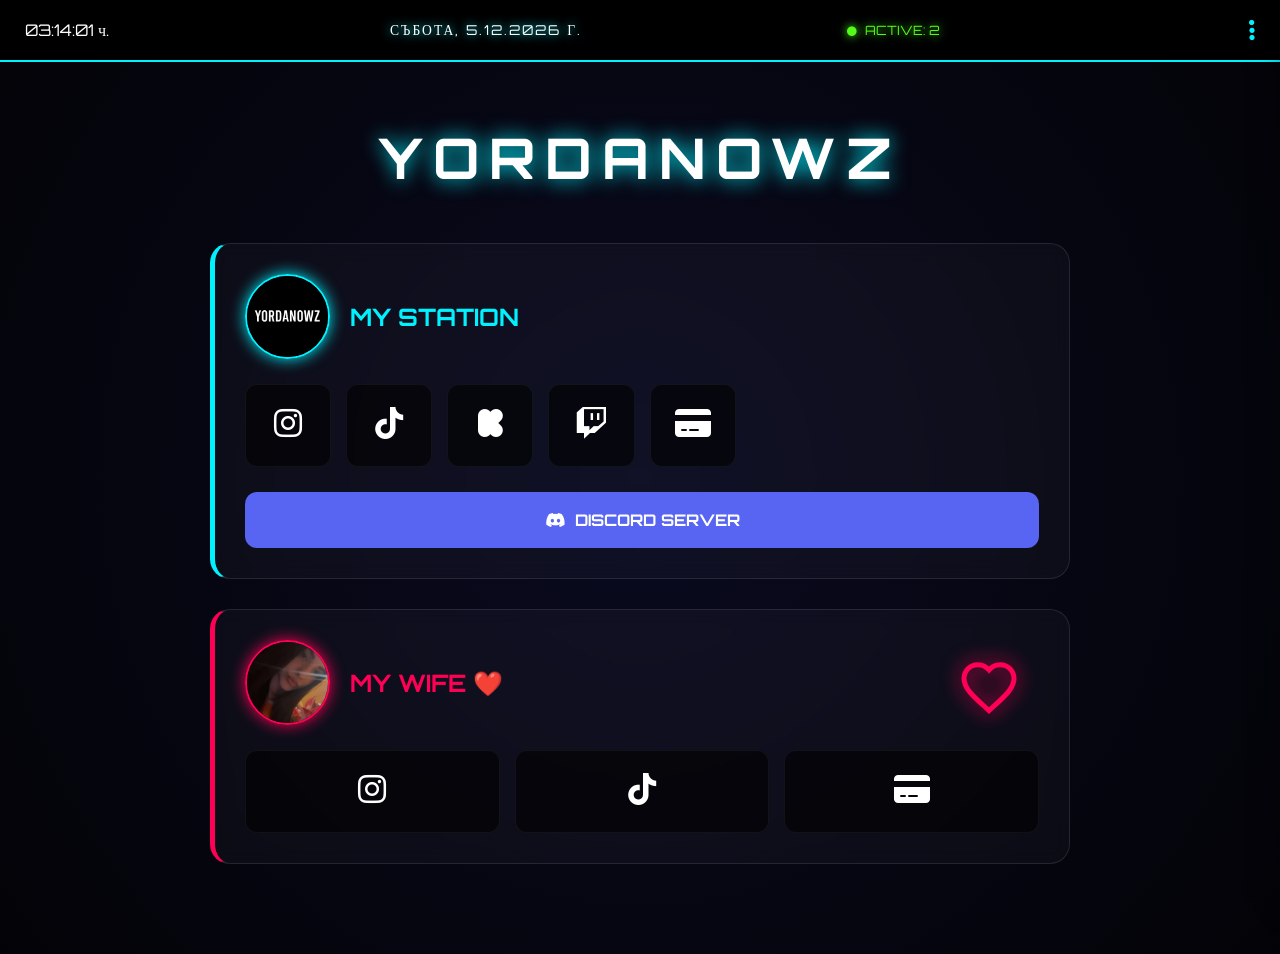
<file: index1.html>
<!DOCTYPE html>
<html lang="bg">
<head>
    <meta charset="UTF-8">
    <title>YORDANOWZ | HUB</title>
    <link href="https://fonts.googleapis.com/css2?family=Orbitron:wght@700&family=Rajdhani:wght@500&display=swap" rel="stylesheet">
    <link rel="stylesheet" href="https://cdnjs.cloudflare.com/ajax/libs/font-awesome/6.5.1/css/all.min.css">
    <style>
        :root {
            --blue: #00f2ff;
            --pink: #ff0055;
            --discord: #5865F2;
            --bg: #030307;
        }

        * { margin: 0; padding: 0; box-sizing: border-box; }
        
        body {
            background: radial-gradient(circle at center, #0a0a20 0%, #030307 100%);
            color: white;
            font-family: 'Rajdhani', sans-serif;
            min-height: 100vh;
            overflow-x: hidden;
        }

        /* TOP BAR */
        .top-bar {
            display: flex;
            justify-content: space-between;
            align-items: center;
            padding: 15px 25px;
            background: rgba(0,0,0,0.9);
            border-bottom: 2px solid var(--blue);
            font-family: 'Orbitron';
            position: sticky; top: 0; z-index: 100;
        }

        .center-date {
            color: #fff;
            text-shadow: 0 0 10px var(--blue);
            font-size: 0.85rem;
            text-transform: uppercase;
            letter-spacing: 2px;
        }

        .menu-dots {
            color: var(--blue);
            font-size: 1.5rem;
            cursor: pointer;
            width: 50px;
            text-align: right;
            transition: 0.3s;
        }
        .menu-dots:hover { color: white; transform: scale(1.1); }

        /* СТРАНИЧНО МЕНЮ */
        .side-menu {
            position: fixed;
            top: 0;
            right: -300px; /* Скрито по подразбиране */
            width: 280px;
            height: 100%;
            background: rgba(5, 5, 10, 0.98);
            border-left: 2px solid var(--blue);
            box-shadow: -10px 0 30px rgba(0,0,0,0.5);
            z-index: 1001;
            transition: 0.4s cubic-bezier(0.175, 0.885, 0.32, 1.275);
            display: flex;
            flex-direction: column;
            padding: 40px 20px;
        }

        .side-menu.active { right: 0; }

        .close-menu {
            align-self: flex-end;
            font-size: 1.5rem;
            color: var(--pink);
            cursor: pointer;
            margin-bottom: 30px;
        }

        .menu-link {
            color: white;
            text-decoration: none;
            font-family: 'Orbitron';
            font-size: 1.2rem;
            margin: 15px 0;
            padding: 10px;
            border-radius: 8px;
            transition: 0.3s;
            display: flex;
            align-items: center;
            gap: 15px;
            border-bottom: 1px solid rgba(255,255,255,0.05);
        }

        .menu-link i { color: var(--blue); width: 25px; }
        .menu-link:hover { background: rgba(0, 242, 255, 0.1); color: var(--blue); padding-left: 20px; }

        /* OVERLAY (затъмняване при отворено меню) */
        .overlay {
            position: fixed;
            inset: 0;
            background: rgba(0,0,0,0.7);
            display: none;
            z-index: 1000;
        }
        .overlay.active { display: block; }

        /* ОСНОВЕН ДИЗАЙН */
        .main-hub {
            max-width: 900px;
            margin: 40px auto;
            padding: 20px;
            display: flex;
            flex-direction: column;
            align-items: center;
        }

        .hub-title {
            font-family: 'Orbitron';
            font-size: 3.5rem;
            letter-spacing: 10px;
            text-shadow: 0 0 20px var(--blue);
            margin-bottom: 50px;
            text-align: center;
        }

        .glass-container {
            position: relative;
            background: rgba(255,255,255,0.03);
            border-radius: 20px;
            padding: 30px;
            width: 100%;
            margin-bottom: 30px;
            border: 1px solid rgba(255,255,255,0.1);
            backdrop-filter: blur(10px);
            border-left: 5px solid var(--blue);
        }

        .wife-container { border-left-color: var(--pink); }

        .profile-header { display: flex; align-items: center; gap: 20px; margin-bottom: 25px; }
        .p-pic { width: 85px; height: 85px; border-radius: 50%; border: 2px solid var(--blue); object-fit: cover; box-shadow: 0 0 15px var(--blue); }
        .wife-pic { border-color: var(--pink); box-shadow: 0 0 15px var(--pink); }

        /* NEON HEART */
        .heart-svg {
            width: 80px;
            height: 80px;
            position: absolute;
            right: 40px;
            top: 30px;
            filter: drop-shadow(0 0 10px var(--pink));
            animation: heartBeat 1.5s infinite ease-in-out;
        }
        .heart-path { fill: none; stroke: var(--pink); stroke-width: 2; }

        @keyframes heartBeat {
            0% { transform: scale(1); filter: drop-shadow(0 0 5px var(--pink)); }
            50% { transform: scale(1.15); filter: drop-shadow(0 0 20px var(--pink)); }
            100% { transform: scale(1); filter: drop-shadow(0 0 5px var(--pink)); }
        }

        @keyframes blink {
    0% { opacity: 1; }
    50% { opacity: 0.3; }
    100% { opacity: 1; }
}

        .cosmic-grid { display: grid; grid-template-columns: repeat(auto-fit, minmax(80px, 1fr)); gap: 15px; width: 100%; }
        .card { background: rgba(0,0,0,0.6); padding: 20px; border-radius: 12px; text-align: center; font-size: 2rem; color: white; text-decoration: none; border: 1px solid rgba(255,255,255,0.05); transition: 0.3s; }
        .card:hover { transform: translateY(-5px); border-color: var(--blue); }

        .discord-btn {
            grid-column: 1 / -1; background: var(--discord); color: white; padding: 18px; border-radius: 12px; text-decoration: none; font-family: 'Orbitron'; text-align: center; font-weight: bold; margin-top: 10px; display: flex; align-items: center; justify-content: center; gap: 10px;
        }
    </style>
</head>
<body>

    <div class="overlay" id="overlay" onclick="toggleMenu()"></div>

    <nav class="side-menu" id="sideMenu">
        <div class="close-menu" onclick="toggleMenu()"><i class="fas fa-times"></i></div>
        <h3 style="font-family:'Orbitron'; color:var(--blue); margin-bottom:20px;">NAVIGATION</h3>
        <a href="index.html" class="menu-link"><i class="fas fa-home"></i> HOME</a>
        <a href="games.html" class="menu-link"><i class="fas fa-gamepad"></i> GAMES</a>
        <a href="settings.html" class="menu-link"><i class="fas fa-user-gear"></i> SETTINGS</a>
    </nav>

<div class="top-bar">
    <div id="time" style="width: 100px;">00:00:00</div>
    
    <div class="center-date" id="full-date">LOADING...</div>

    <div id="active-users" style="color: #53fc18; font-family: 'Orbitron'; font-size: 0.8rem; text-shadow: 0 0 10px #53fc18;">
        <i class="fas fa-circle" style="font-size: 0.6rem; margin-right: 5px; animation: blink 1s infinite;"></i> 
        ACTIVE: <span id="user-count">1</span>
    </div>

    <div class="menu-dots" onclick="toggleMenu()"><i class="fas fa-ellipsis-v"></i></div>
</div>

    <main class="main-hub">
        <h1 class="hub-title">YORDANOWZ</h1>

        <div class="glass-container">
            <div class="profile-header">
                <img src="logo.png" class="p-pic" alt="User">
                <h2 style="color: var(--blue); font-family: 'Orbitron';">MY STATION</h2>
            </div>
            <div class="cosmic-grid">
                <a href="#" class="card"><i class="fab fa-instagram"></i></a>
                <a href="#" class="card"><i class="fab fa-tiktok"></i></a>
                <a href="#" class="card"><i class="fab fa-kickstarter-k"></i></a>
                <a href="#" class="card"><i class="fab fa-twitch"></i></a>
                <a href="#" class="card"><i class="fas fa-credit-card"></i></a>
                <a href="#" class="discord-btn"><i class="fab fa-discord"></i> DISCORD SERVER</a>
            </div>
        </div>

        <div class="glass-container wife-container">
            <svg class="heart-svg" viewBox="0 0 32 32">
                <path class="heart-path" d="M16,28.22l-1.45-1.32C9.39,22.25,6,19.18,6,15.4c0-3.08,2.42-5.5,5.5-5.5c1.74,0,3.41,0.81,4.5,2.09c1.09-1.28,2.76-2.09,4.5-2.09 c3.08,0,5.5,2.42,5.5,5.5c0,3.78-3.39,6.85-8.55,11.5L16,28.22z"/>
            </svg>
            <div class="profile-header">
                <img src="wife-photo.jpg" class="p-pic wife-pic" alt="Wife">
                <h2 style="color: var(--pink); font-family: 'Orbitron';">MY WIFE ❤️</h2>
            </div>
            <div class="cosmic-grid">
                <a href="#" class="card"><i class="fab fa-instagram"></i></a>
                <a href="#" class="card"><i class="fab fa-tiktok"></i></a>
                <a href="#" class="card"><i class="fas fa-credit-card"></i></a>
            </div>
        </div>
    </main>

    <script>

        // В началото на всяка страница (index и games)
const savedPrimary = localStorage.getItem('primaryColor');
const savedSecondary = localStorage.getItem('secondaryColor');

if (savedPrimary) {
    document.documentElement.style.setProperty('--blue', savedPrimary);
}
if (savedSecondary) {
    document.documentElement.style.setProperty('--pink', savedSecondary);
}

function updateActiveUsers() {
    // Симулираме реални хора: между 1 и 3 (за да не е 0, докато го тестваш сам)
    // Ако искаш да е съвсем реално за много хора, трябва Firebase или Socket.io
    let baseUsers = Math.floor(Math.random() * 3) + 1; 
    document.getElementById('user-count').innerText = baseUsers;
}

// Обновява числото на всеки 30 секунди, за да изглежда динамично
setInterval(updateActiveUsers, 30000);
updateActiveUsers();
        // Функция за отваряне/затваряне на менюто
        function toggleMenu() {
            document.getElementById('sideMenu').classList.toggle('active');
            document.getElementById('overlay').classList.toggle('active');
        }

        function updateAll() {
            const now = new Date();
            document.getElementById('time').innerText = now.toLocaleTimeString('bg-BG');
            const days = ['Неделя', 'Понеделник', 'Вторник', 'Сряда', 'Четвъртък', 'Петък', 'Събота'];
            document.getElementById('full-date').innerText = `${days[now.getDay()]}, ${now.toLocaleDateString('bg-BG')}`;
        }

        setInterval(updateAll, 1000);
        updateAll();
    </script>
</body>
</html>
</file>
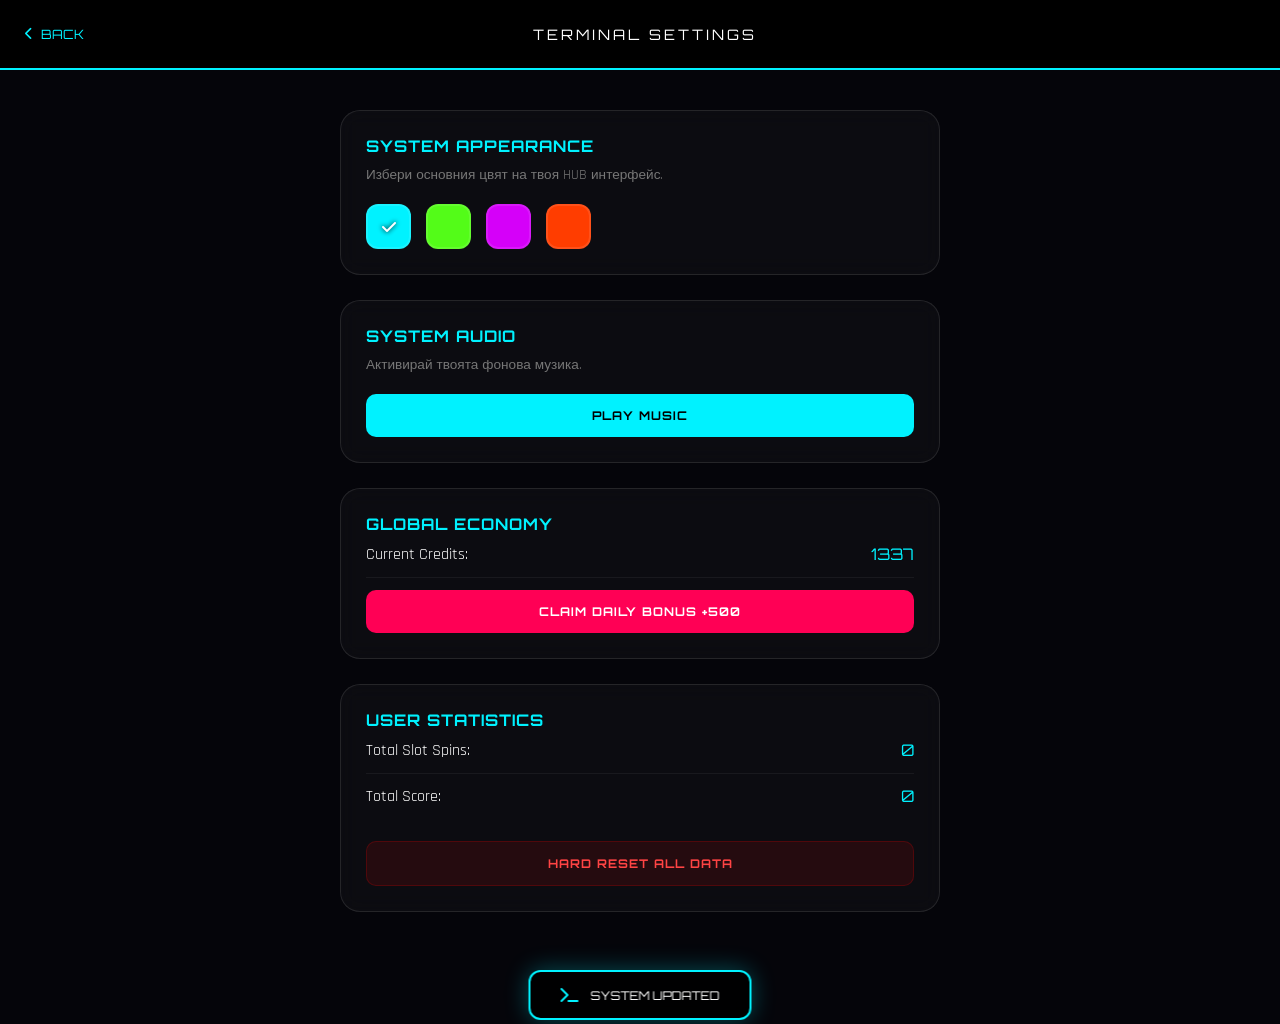
<file: settings.html>
<!DOCTYPE html>
<html lang="bg">
<head>
    <meta charset="UTF-8">
    <meta name="viewport" content="width=device-width, initial-scale=1.0">
    <title>SETTINGS | ARCADE HUB</title>
    <link href="https://fonts.googleapis.com/css2?family=Orbitron:wght@700&family=Rajdhani:wght@500&display=swap" rel="stylesheet">
    <link rel="stylesheet" href="https://cdnjs.cloudflare.com/ajax/libs/font-awesome/6.5.1/css/all.min.css">
    <style>
        :root {
            --blue: #11cee7;
            --pink: #ff0055;
            --bg: #05050a;
        }

        * { margin: 0; padding: 0; box-sizing: border-box; -webkit-tap-highlight-color: transparent; }
        
        body {
            background: var(--bg);
            color: white;
            font-family: 'Rajdhani', sans-serif;
            display: flex;
            flex-direction: column;
            align-items: center;
            min-height: 100vh;
            overflow-x: hidden;
        }

        /* CUSTOM TOAST NOTIFICATION */
        #custom-toast {
            position: fixed;
            bottom: 30px;
            left: 50%;
            transform: translateX(-50%) translateY(150px);
            background: rgba(0, 0, 0, 0.9);
            border: 2px solid var(--blue);
            border-radius: 12px;
            padding: 15px 30px;
            color: white;
            font-family: 'Orbitron';
            font-size: 0.75rem;
            z-index: 9999;
            transition: 0.5s cubic-bezier(0.175, 0.885, 0.32, 1.275);
            box-shadow: 0 0 25px rgba(0, 242, 255, 0.3);
            display: flex;
            align-items: center;
            gap: 12px;
            backdrop-filter: blur(10px);
            white-space: nowrap;
        }
        #custom-toast.show { transform: translateX(-50%) translateY(0); }
        #custom-toast i { color: var(--blue); font-size: 1rem; }

        /* HEADER */
        .settings-header {
            width: 100%;
            padding: 25px;
            background: #000;
            border-bottom: 2px solid var(--blue);
            display: flex;
            justify-content: space-between;
            align-items: center;
            font-family: 'Orbitron';
            position: sticky;
            top: 0;
            z-index: 100;
        }

        .back-btn {
            color: var(--blue);
            text-decoration: none;
            font-size: 0.8rem;
            transition: 0.3s;
            display: flex;
            align-items: center;
            gap: 8px;
        }
        .back-btn:hover { text-shadow: 0 0 10px var(--blue); transform: translateX(-3px); }

        /* CONTAINER */
        .container {
            max-width: 600px;
            width: 90%;
            margin: 40px 0;
            display: flex;
            flex-direction: column;
            gap: 25px;
        }

        .card {
            background: rgba(255, 255, 255, 0.03);
            border: 1px solid rgba(255, 255, 255, 0.1);
            border-radius: 20px;
            padding: 25px;
            backdrop-filter: blur(10px);
            transition: 0.3s;
        }
        .card:hover { border-color: rgba(255, 255, 255, 0.2); }

        h3 {
            font-family: 'Orbitron';
            color: var(--blue);
            font-size: 1rem;
            margin-bottom: 10px;
            letter-spacing: 1px;
        }

        p {
            color: #777;
            font-size: 0.85rem;
            margin-bottom: 20px;
        }

        /* ЦВЕТОВЕ */
        .color-picker {
            display: flex;
            gap: 15px;
            flex-wrap: wrap;
        }
        .color-dot {
            width: 45px;
            height: 45px;
            border-radius: 12px;
            cursor: pointer;
            border: 2px solid rgba(255,255,255,0.1);
            transition: 0.3s;
            position: relative;
        }
        .color-dot:hover { transform: scale(1.1) rotate(5deg); border-color: white; }
        .color-dot.active::after {
            content: '\f00c';
            font-family: 'Font Awesome 6 Free';
            font-weight: 900;
            position: absolute;
            inset: 0;
            display: flex;
            align-items: center;
            justify-content: center;
            color: white;
            text-shadow: 0 0 5px black;
        }

        /* БУТОНИ */
        .btn {
            background: var(--blue);
            color: #000;
            border: none;
            padding: 14px 25px;
            font-family: 'Orbitron';
            font-weight: bold;
            border-radius: 10px;
            cursor: pointer;
            width: 100%;
            transition: 0.3s;
            text-transform: uppercase;
            font-size: 0.75rem;
            letter-spacing: 1px;
        }
        .btn:hover { box-shadow: 0 0 20px var(--blue); transform: translateY(-2px); }
        .btn:active { transform: translateY(0); }
        .btn:disabled { background: #1a1a1a; color: #444; cursor: not-allowed; box-shadow: none; }

        .btn-pink { background: var(--pink); color: white; }
        .btn-pink:hover { box-shadow: 0 0 20px var(--pink); }

        /* СТАТИСТИКА */
        .stat-item {
            display: flex;
            justify-content: space-between;
            margin-bottom: 12px;
            padding-bottom: 12px;
            border-bottom: 1px solid rgba(255,255,255,0.05);
        }
        .stat-val {
            font-family: 'Orbitron';
            color: var(--blue);
        }

        footer {
            margin-top: auto;
            padding: 30px;
            color: rgba(255,255,255,0.1);
            font-family: 'Orbitron';
            font-size: 0.6rem;
            letter-spacing: 2px;
        }
    </style>
</head>
<body>

    <div id="custom-toast">
        <i class="fas fa-terminal"></i>
        <span id="toast-msg">SYSTEM UPDATED</span>
    </div>

    <div class="settings-header">
        <a href="index.html" class="back-btn"><i class="fas fa-chevron-left"></i> BACK</a>
        <div style="letter-spacing: 3px; font-size: 0.9rem;">TERMINAL SETTINGS</div>
        <div style="width: 50px;"></div>
    </div>

    <div class="container">
        
        <div class="card">
            <h3>SYSTEM APPEARANCE</h3>
            <p>Избери основния цвят на твоя HUB интерфейс.</p>
            <div class="color-picker">
                <div class="color-dot" id="dot-cyan" style="background: #00f2ff;" onclick="setTheme('#00f2ff', '#ff0055')"></div>
                <div class="color-dot" id="dot-green" style="background: #53fc18;" onclick="setTheme('#53fc18', '#ffea00')"></div>
                <div class="color-dot" id="dot-purple" style="background: #D500F9;" onclick="setTheme('#D500F9', '#EE99FC')"></div>
                <div class="color-dot" id="dot-orange" style="background: #ff3d00;" onclick="setTheme('#ff3d00', '#00e676')"></div>
            </div>
        </div>

        <div class="card">
            <h3>SYSTEM AUDIO</h3>
            <p>Активирай твоята фонова музика.</p>
            <button class="btn" id="musicBtn" onclick="toggleMusic()">Play Music</button>
        </div>

        <div class="card">
            <h3>GLOBAL ECONOMY</h3>
            <div class="stat-item">
                <span>Current Credits:</span>
                <span class="stat-val" id="displayCredits">0</span>
            </div>
            <button class="btn btn-pink" id="bonusBtn" onclick="claimBonus()">Claim Daily Bonus +500</button>
        </div>

        <div class="card">
            <h3>USER STATISTICS</h3>
            <div class="stat-item">
                <span>Total Slot Spins:</span>
                <span class="stat-val" id="statSpins">0</span>
            </div>
            <div class="stat-item" style="border:none;">
                <span>Total Score:</span>
                <span class="stat-val" id="statBestScore">0</span>
            </div>
            <button class="btn" style="background: rgba(255,0,0,0.1); color: #ff4444; border: 1px solid rgba(255,0,0,0.2); margin-top: 10px;" onclick="resetAllData()">Hard Reset All Data</button>
        </div>

    </div>

    <footer>YORDANOWZ SYSTEM @2026</footer>

    <script>
        // --- ЗАРЕЖДАНЕ НА ДАННИ ---
        function showToast(msg) {
            const toast = document.getElementById('custom-toast');
            document.getElementById('toast-msg').innerText = msg;
            toast.classList.add('show');
            setTimeout(() => { toast.classList.remove('show'); }, 3000);
        }

        function refreshUI() {
            // Извличаме данните отново, за да сме сигурни, че са актуални
            const creditsVal = parseInt(localStorage.getItem('userCredits')) || 500;
            const spinsVal = parseInt(localStorage.getItem('statSpins')) || 0;
            const scoreVal = localStorage.getItem('bb_best_v3') || 0;

            document.getElementById('displayCredits').innerText = creditsVal;
            document.getElementById('statSpins').innerText = spinsVal;
            document.getElementById('statBestScore').innerText = scoreVal;
            
            // Проверка на темата
            const b = localStorage.getItem('primaryColor') || '#00f2ff';
            const p = localStorage.getItem('secondaryColor') || '#ff0055';
            document.documentElement.style.setProperty('--blue', b);
            document.documentElement.style.setProperty('--pink', p);

            // Визуална индикация за активен цвят
            document.querySelectorAll('.color-dot').forEach(dot => dot.classList.remove('active'));
            if(b === '#00f2ff') document.getElementById('dot-cyan').classList.add('active');
            if(b === '#53fc18') document.getElementById('dot-green').classList.add('active');
            if(b === '#D500F9') document.getElementById('dot-purple').classList.add('active');
            if(b === '#ff3d00') document.getElementById('dot-orange').classList.add('active');

            // Проверка на бутона за музика
            const musicStatus = localStorage.getItem('customMusicStatus');
            const mBtn = document.getElementById('musicBtn');
            if(musicStatus === 'play') {
                mBtn.innerText = "Stop Music";
                mBtn.style.background = "var(--pink)";
                mBtn.style.color = "white";
            } else {
                mBtn.innerText = "Play Music";
                mBtn.style.background = "var(--blue)";
                mBtn.style.color = "black";
            }

            // Проверка за бонус
            if(sessionStorage.getItem('bonusTaken')) {
                const bBtn = document.getElementById('bonusBtn');
                bBtn.disabled = true;
                bBtn.innerText = "Bonus Claimed";
            }
        }

        function setTheme(blue, pink) {
            localStorage.setItem('primaryColor', blue);
            localStorage.setItem('secondaryColor', pink);
            refreshUI();
            showToast("ТЕМА ПРОМЕНЕНА УСПЕШНО!");
        }

        function toggleMusic() {
            const current = localStorage.getItem('customMusicStatus');
            if(current !== 'play') {
                localStorage.setItem('customMusicStatus', 'play');
                showToast("МУЗИКАТА Е ВКЛЮЧЕНА!");
            } else {
                localStorage.setItem('customMusicStatus', 'stop');
                showToast("МУЗИКАТА Е СПРЯНА!");
            }
            refreshUI();
        }

        function claimBonus() {
            let currentCredits = parseInt(localStorage.getItem('userCredits')) || 500;
            currentCredits += 500;
            localStorage.setItem('userCredits', currentCredits);
            sessionStorage.setItem('bonusTaken', 'true');
            refreshUI();
            showToast("ПОЛУЧИХТЕ +500 КРЕДИТА!");
        }

        function resetAllData() {
            if(confirm("Сигурен ли си? Всички кредити и рекорди ще бъдат изтрити завинаги!")) {
                localStorage.clear();
                location.reload();
            }
        }

        // Стартираме UI при зареждане
        refreshUI();
    </script>
</body>
</html>
</file>
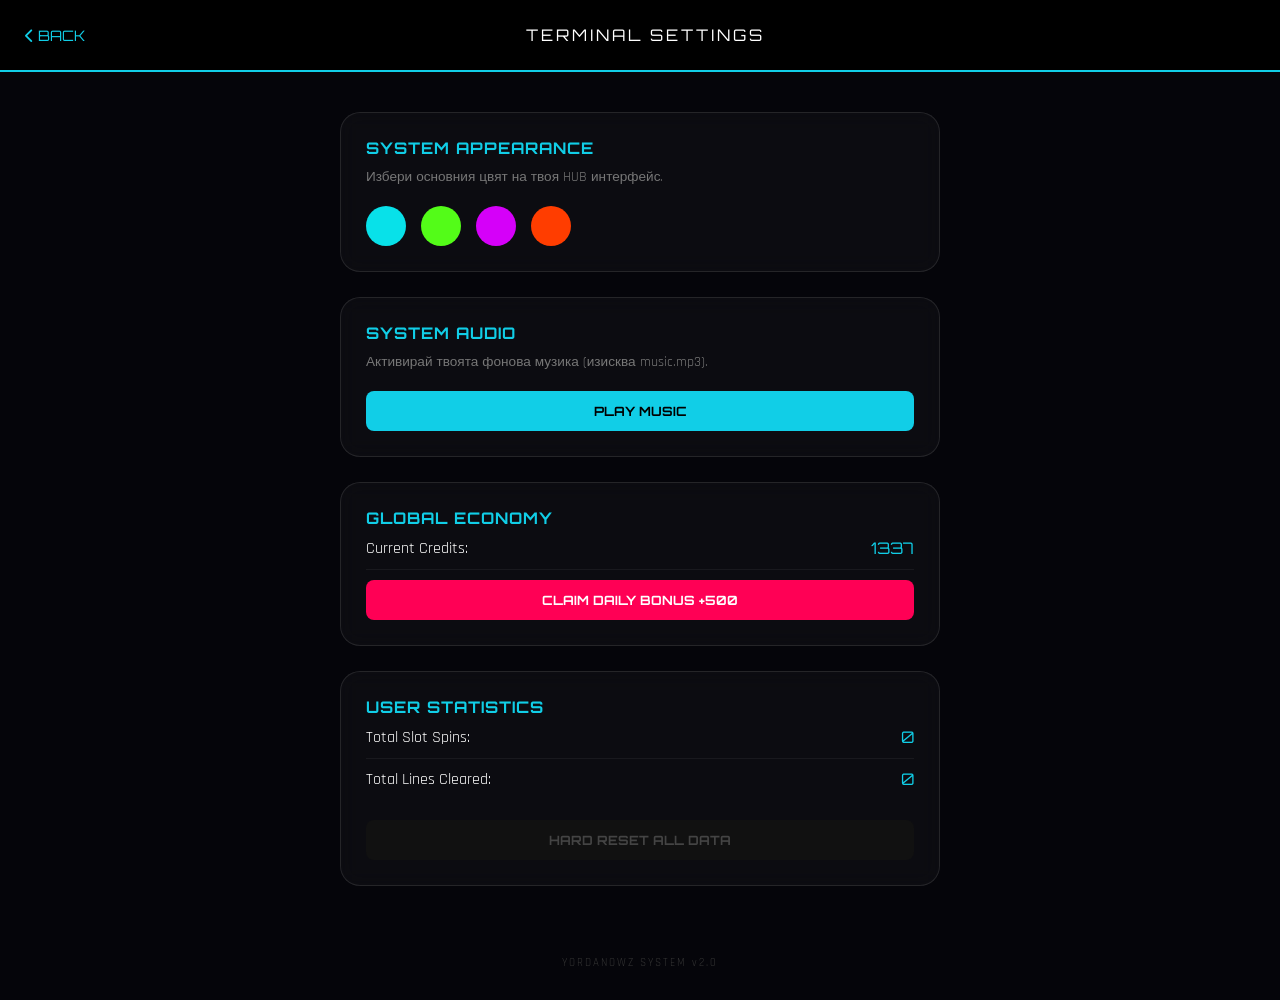
<file: settings1.html>
<!DOCTYPE html>
<html lang="bg">
<head>
    <meta charset="UTF-8">
    <title>SETTINGS | ARCADE HUB</title>
    <link href="https://fonts.googleapis.com/css2?family=Orbitron:wght@700&family=Rajdhani:wght@500&display=swap" rel="stylesheet">
    <link rel="stylesheet" href="https://cdnjs.cloudflare.com/ajax/libs/font-awesome/6.5.1/css/all.min.css">
    <style>
        :root {
            --blue: #11cee7;
            --pink: #ff0055;
            --bg: #05050a;
        }

        * { margin: 0; padding: 0; box-sizing: border-box; }
        
        body {
            background: var(--bg);
            color: white;
            font-family: 'Rajdhani', sans-serif;
            display: flex;
            flex-direction: column;
            align-items: center;
            min-height: 100vh;
            overflow-x: hidden;
        }

        /* HEADER */
        .settings-header {
            width: 100%;
            padding: 25px;
            background: #000;
            border-bottom: 2px solid var(--blue);
            display: flex;
            justify-content: space-between;
            align-items: center;
            font-family: 'Orbitron';
            position: sticky;
            top: 0;
            z-index: 100;
        }

        .back-btn {
            color: var(--blue);
            text-decoration: none;
            font-size: 0.9rem;
            transition: 0.3s;
        }
        .back-btn:hover { text-shadow: 0 0 10px var(--blue); }

        /* CONTAINER */
        .container {
            max-width: 600px;
            width: 90%;
            margin: 40px 0;
            display: flex;
            flex-direction: column;
            gap: 25px;
        }

        .card {
            background: rgba(255, 255, 255, 0.03);
            border: 1px solid rgba(255, 255, 255, 0.1);
            border-radius: 20px;
            padding: 25px;
            backdrop-filter: blur(10px);
        }

        h3 {
            font-family: 'Orbitron';
            color: var(--blue);
            font-size: 1rem;
            margin-bottom: 10px;
            letter-spacing: 1px;
        }

        p {
            color: #777;
            font-size: 0.85rem;
            margin-bottom: 20px;
        }

        .row {
            display: flex;
            justify-content: space-between;
            align-items: center;
            gap: 15px;
        }

        /* ЦВЕТОВЕ */
        .color-picker {
            display: flex;
            gap: 15px;
        }
        .color-dot {
            width: 40px;
            height: 40px;
            border-radius: 50%;
            cursor: pointer;
            border: 2px solid transparent;
            transition: 0.3s;
        }
        .color-dot:hover { transform: scale(1.1); }
        .color-dot.active { border-color: white; box-shadow: 0 0 15px currentColor; }

        /* БУТОНИ */
        .btn {
            background: var(--blue);
            color: #000;
            border: none;
            padding: 12px 25px;
            font-family: 'Orbitron';
            font-weight: bold;
            border-radius: 8px;
            cursor: pointer;
            width: 100%;
            transition: 0.3s;
            text-transform: uppercase;
            font-size: 0.8rem;
        }
        .btn:hover { box-shadow: 0 0 20px var(--blue); transform: translateY(-2px); }
        .btn:active { transform: translateY(0); }
        .btn:disabled { background: #222; color: #555; cursor: not-allowed; box-shadow: none; }

        .btn-pink { background: var(--pink); color: white; }
        .btn-pink:hover { box-shadow: 0 0 20px var(--pink); }

        /* СТАТИСТИКА */
        .stat-item {
            display: flex;
            justify-content: space-between;
            margin-bottom: 10px;
            padding-bottom: 10px;
            border-bottom: 1px solid rgba(255,255,255,0.05);
        }
        .stat-val {
            font-family: 'Orbitron';
            color: var(--blue);
        }

        footer {
            margin-top: auto;
            padding: 30px;
            color: #333;
            font-size: 0.7rem;
            letter-spacing: 2px;
        }
    </style>
</head>
<body>

    <div class="settings-header">
        <a href="index.html" class="back-btn"><i class="fas fa-chevron-left"></i> BACK</a>
        <div style="letter-spacing: 3px;">TERMINAL SETTINGS</div>
        <div style="width: 50px;"></div>
    </div>

    <div class="container">
        
        <div class="card">
            <h3>SYSTEM APPEARANCE</h3>
            <p>Избери основния цвят на твоя HUB интерфейс.</p>
            <div class="color-picker">
                <div class="color-dot" style="background: #08e1e9;" onclick="setTheme('#00f2ff', '#ff0055')"></div>
                <div class="color-dot" style="background: #53fc18;" onclick="setTheme('#53fc18', '#ffea00')"></div>
                <div class="color-dot" style="background: #D500F9;" onclick="setTheme('#D500F9', '#EE99FC')"></div>
                <div class="color-dot" style="background: #ff3d00;" onclick="setTheme('#ff3d00', '#00e676')"></div>
            </div>
        </div>

        <div class="card">
            <h3>SYSTEM AUDIO</h3>
            <p>Активирай твоята фонова музика (изисква music.mp3).</p>
            <button class="btn" id="musicBtn" onclick="toggleMusic()">Play Music</button>
        </div>

        <div class="card">
            <h3>GLOBAL ECONOMY</h3>
            <div class="stat-item">
                <span>Current Credits:</span>
                <span class="stat-val" id="displayCredits">0</span>
            </div>
            <button class="btn btn-pink" id="bonusBtn" onclick="claimBonus()">Claim Daily Bonus +500</button>
        </div>

        <div class="card">
            <h3>USER STATISTICS</h3>
            <div class="stat-item">
                <span>Total Slot Spins:</span>
                <span class="stat-val" id="statSpins">0</span>
            </div>
            <div class="stat-item" style="border:none;">
                <span>Total Lines Cleared:</span>
                <span class="stat-val" id="statLines">0</span>
            </div>
            <button class="btn" style="background: #111; color: #444; margin-top: 10px;" onclick="resetAllData()">Hard Reset All Data</button>
        </div>

    </div>

    <footer>YORDANOWZ SYSTEM v2.0</footer>

    <script>
        // --- ЗАРЕЖДАНЕ НА ДАННИ ---
        let credits = parseInt(localStorage.getItem('userCredits')) || 500;
        let spins = parseInt(localStorage.getItem('statSpins')) || 0;
        let lines = parseInt(localStorage.getItem('statLines')) || 0;

        function refreshUI() {
            document.getElementById('displayCredits').innerText = credits;
            document.getElementById('statSpins').innerText = spins;
            document.getElementById('statLines').innerText = lines;
            
            // Проверка на темата за самия Settings файл
            const b = localStorage.getItem('primaryColor');
            const p = localStorage.getItem('secondaryColor');
            if(b) document.documentElement.style.setProperty('--blue', b);
            if(p) document.documentElement.style.setProperty('--pink', p);

            // Проверка на бутона за музика
            const musicStatus = localStorage.getItem('customMusicStatus');
            const mBtn = document.getElementById('musicBtn');
            if(musicStatus === 'play') {
                mBtn.innerText = "Stop Music";
                mBtn.style.background = "var(--pink)";
                mBtn.style.color = "white";
            } else {
                mBtn.innerText = "Play Music";
                mBtn.style.background = "var(--blue)";
                mBtn.style.color = "black";
            }

            // Проверка за бонус
            if(sessionStorage.getItem('bonusTaken')) {
                document.getElementById('bonusBtn').disabled = true;
                document.getElementById('bonusBtn').innerText = "Bonus Claimed";
            }
        }

        // --- ФУНКЦИИ ---

        function setTheme(blue, pink) {
            localStorage.setItem('primaryColor', blue);
            localStorage.setItem('secondaryColor', pink);
            refreshUI();
            alert("Темата е променена успешно!");
        }

        function toggleMusic() {
            const current = localStorage.getItem('customMusicStatus');
            if(current !== 'play') {
                localStorage.setItem('customMusicStatus', 'play');
                alert("Музиката е включена! Ще тръгне, когато се върнеш в началната страница и цъкнеш някъде.");
            } else {
                localStorage.setItem('customMusicStatus', 'stop');
                // Опитваме се да спрем музиката веднага, ако имаме инстанция
                if(window.parent.myAudioPlayer) window.parent.myAudioPlayer.pause();
            }
            refreshUI();
        }

        function claimBonus() {
            credits += 500;
            localStorage.setItem('userCredits', credits);
            sessionStorage.setItem('bonusTaken', 'true');
            refreshUI();
        }

        function resetAllData() {
            if(confirm("Сигурен ли си? Всички кредити и рекорди ще бъдат изтрити завинаги!")) {
                localStorage.clear();
                location.reload();
            }
        }

        // Стартираме UI при зареждане
        refreshUI();
    </script>
</body>
</html>
</file>
